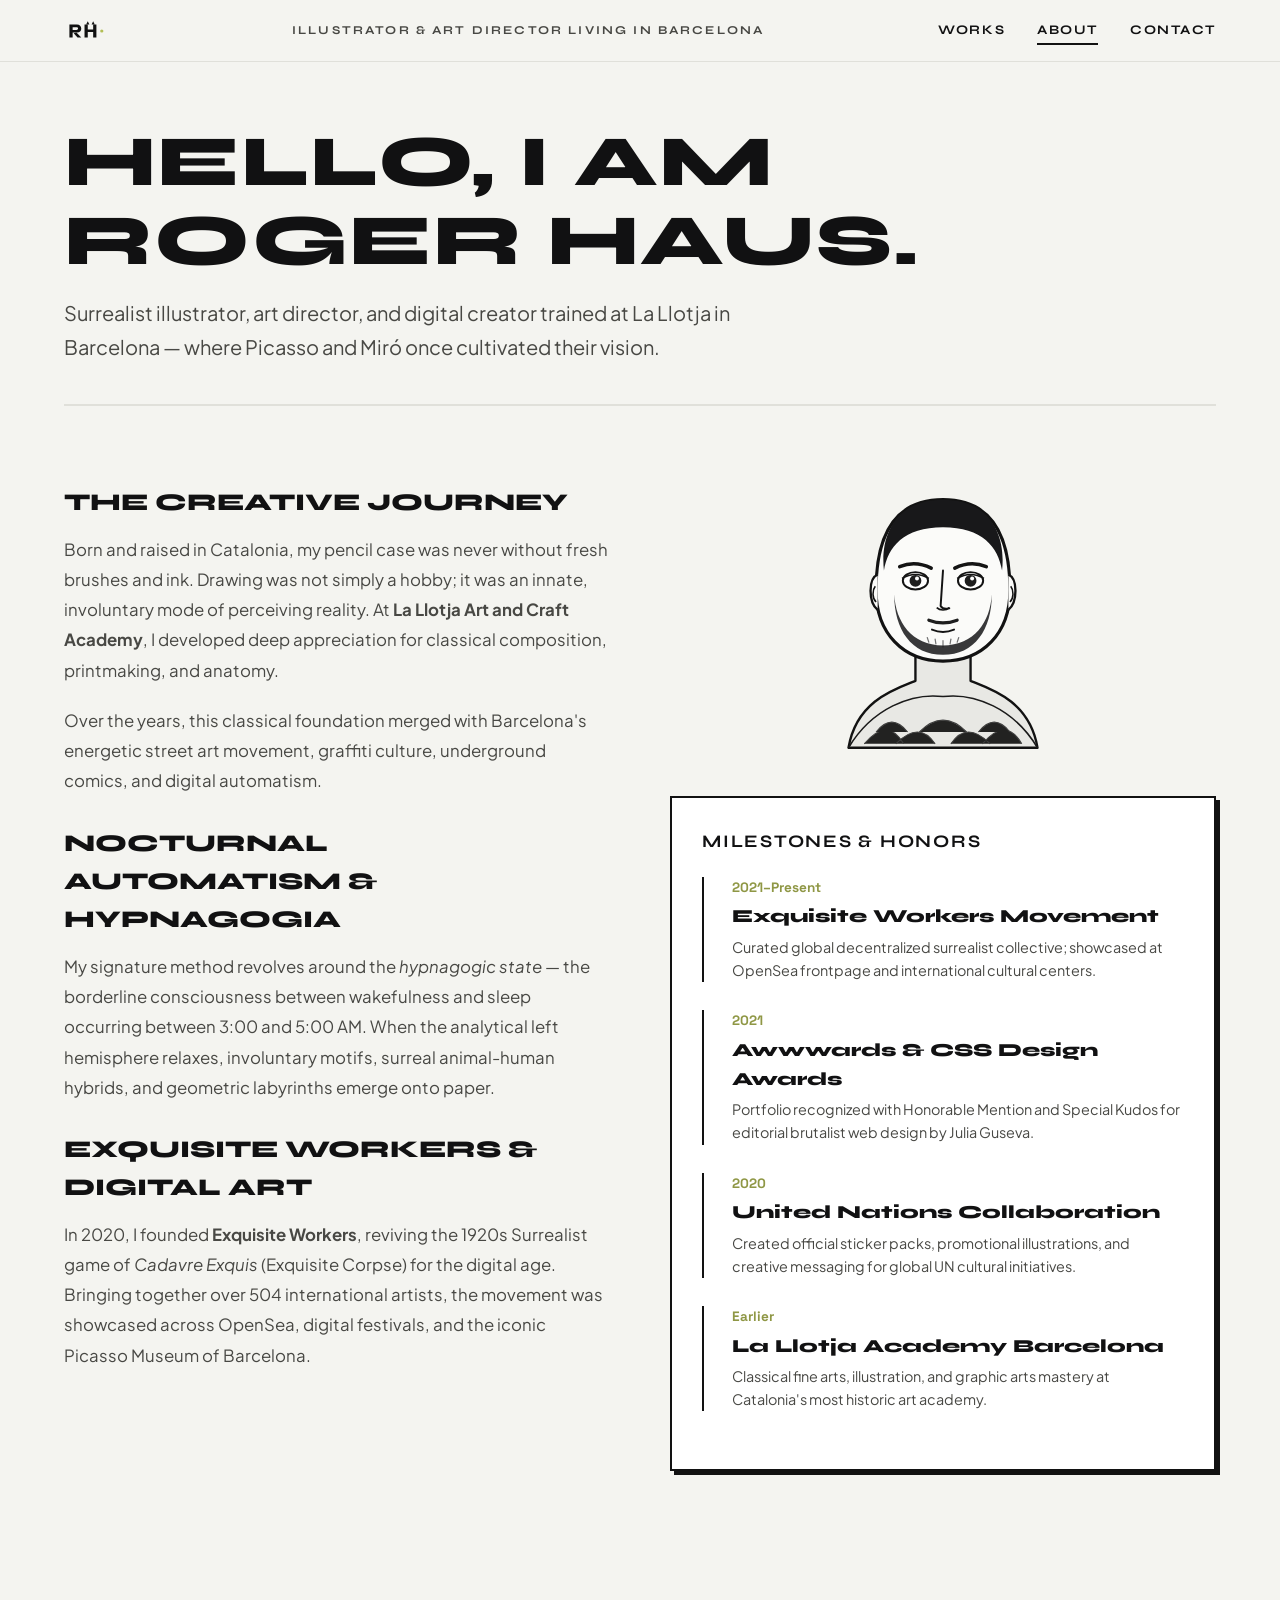
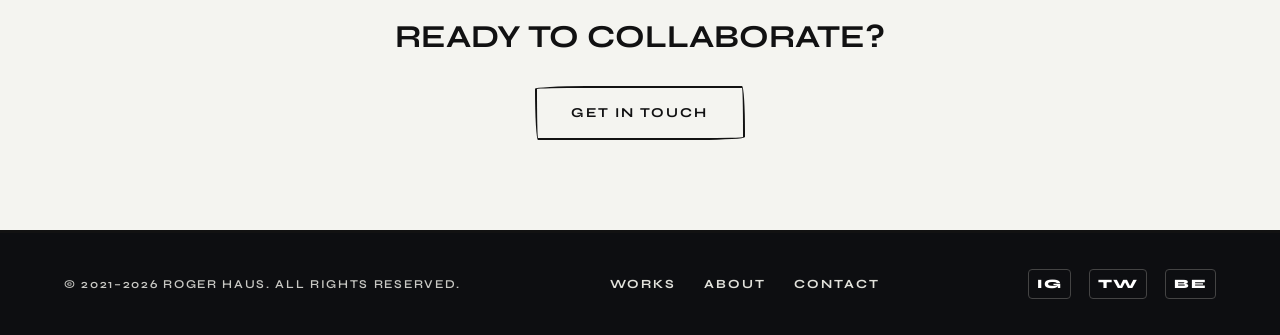
<file: about.html>
<!DOCTYPE html>
<html lang="en">
<head>
  <meta charset="UTF-8">
  <meta name="viewport" content="width=device-width, initial-scale=1.0">
  <title>About Roger Haus — Illustrator, Art Director &amp; AI Pioneer</title>
  <meta name="description" content="Biography and artistic philosophy of Roger Haus. From traditional training at Barcelona's La Llotja to leading Exquisite Workers and creating for the United Nations.">
  <link rel="icon" type="image/svg+xml" href="assets/logo.svg">
  <link rel="stylesheet" href="css/styles.css">
</head>
<body>

  <header class="site-header">
    <div class="container header-inner">
      <a href="index.html" class="header-brand" aria-label="Roger Haus Homepage">
        <img src="assets/logo.svg" alt="Roger Haus Logo" class="logo-icon">
      </a>
      <div class="header-subtitle">
        Illustrator &amp; Art Director Living in Barcelona
      </div>
      <nav class="header-nav">
        <a href="index.html#portfolio" class="nav-link">Works</a>
        <a href="about.html" class="nav-link active">About</a>
        <a href="contact.html" class="nav-link">Contact</a>
      </nav>
      <button class="menu-toggle" aria-label="Toggle Menu">
        <span></span><span></span>
      </button>
    </div>
  </header>

  <div class="mobile-nav" aria-hidden="true">
    <a href="index.html#portfolio" class="nav-link">Works</a>
    <a href="about.html" class="nav-link">About</a>
    <a href="contact.html" class="nav-link">Contact</a>
  </div>

  <main class="container">
    <section class="page-hero">
      <h1 class="page-title">HELLO, I AM ROGER HAUS.</h1>
      <p class="page-lead">
        Surrealist illustrator, art director, and digital creator trained at La Llotja in Barcelona &mdash; where Picasso and Mir&oacute; once cultivated their vision.
      </p>
    </section>

    <div class="about-grid">
      <div class="about-text">
        <h3>The Creative Journey</h3>
        <p>
          Born and raised in Catalonia, my pencil case was never without fresh brushes and ink. Drawing was not simply a hobby; it was an innate, involuntary mode of perceiving reality. At <strong>La Llotja Art and Craft Academy</strong>, I developed deep appreciation for classical composition, printmaking, and anatomy.
        </p>
        <p>
          Over the years, this classical foundation merged with Barcelona's energetic street art movement, graffiti culture, underground comics, and digital automatism.
        </p>

        <h3>Nocturnal Automatism &amp; Hypnagogia</h3>
        <p>
          My signature method revolves around the <em>hypnagogic state</em> &mdash; the borderline consciousness between wakefulness and sleep occurring between 3:00 and 5:00 AM. When the analytical left hemisphere relaxes, involuntary motifs, surreal animal-human hybrids, and geometric labyrinths emerge onto paper.
        </p>

        <h3>Exquisite Workers &amp; Digital Art</h3>
        <p>
          In 2020, I founded <strong>Exquisite Workers</strong>, reviving the 1920s Surrealist game of <em>Cadavre Exquis</em> (Exquisite Corpse) for the digital age. Bringing together over 504 international artists, the movement was showcased across OpenSea, digital festivals, and the iconic Picasso Museum of Barcelona.
        </p>
      </div>

      <div class="about-sidebar">
        <div class="portrait-avatar-box" style="margin: 0 auto 40px; width: 260px; height: 300px;">
          <img src="assets/portrait.svg" alt="Roger Haus Portrait">
        </div>

        <div style="background-color: var(--bg-card); border: 2px solid var(--border-dark); padding: 30px; box-shadow: var(--shadow-sketch);">
          <h4 style="font-family: var(--font-heading); text-transform: uppercase; margin-bottom: 20px; font-size: 1.1rem; letter-spacing: 0.1em;">
            Milestones &amp; Honors
          </h4>
          
          <div class="timeline-item">
            <div class="year">2021&ndash;Present</div>
            <h4>Exquisite Workers Movement</h4>
            <p style="font-size: 0.9rem; color: var(--text-secondary);">
              Curated global decentralized surrealist collective; showcased at OpenSea frontpage and international cultural centers.
            </p>
          </div>

          <div class="timeline-item">
            <div class="year">2021</div>
            <h4>Awwwards &amp; CSS Design Awards</h4>
            <p style="font-size: 0.9rem; color: var(--text-secondary);">
              Portfolio recognized with Honorable Mention and Special Kudos for editorial brutalist web design by Julia Guseva.
            </p>
          </div>

          <div class="timeline-item">
            <div class="year">2020</div>
            <h4>United Nations Collaboration</h4>
            <p style="font-size: 0.9rem; color: var(--text-secondary);">
              Created official sticker packs, promotional illustrations, and creative messaging for global UN cultural initiatives.
            </p>
          </div>

          <div class="timeline-item">
            <div class="year">Earlier</div>
            <h4>La Llotja Academy Barcelona</h4>
            <p style="font-size: 0.9rem; color: var(--text-secondary);">
              Classical fine arts, illustration, and graphic arts mastery at Catalonia's most historic art academy.
            </p>
          </div>
        </div>
      </div>
    </div>

    <!-- Call to action -->
    <div style="text-align: center; padding: 60px 0 90px;">
      <h3 style="font-family: var(--font-heading); font-size: 2rem; margin-bottom: 24px; text-transform: uppercase;">
        Ready to collaborate?
      </h3>
      <a href="contact.html" class="bubble-cta">Get in Touch</a>
    </div>
  </main>

  <footer class="site-footer">
    <div class="container footer-inner">
      <div class="footer-copy">&copy; 2021&ndash;2026 ROGER HAUS. ALL RIGHTS RESERVED.</div>
      <nav class="footer-nav">
        <a href="index.html#portfolio">Works</a>
        <a href="about.html">About</a>
        <a href="contact.html">Contact</a>
      </nav>
      <div class="footer-socials">
        <a href="https://instagram.com/rogerhaus" target="_blank" class="footer-social-link">IG</a>
        <a href="https://twitter.com/rogerhaus" target="_blank" class="footer-social-link">TW</a>
        <a href="https://behance.net/rogerhaus" target="_blank" class="footer-social-link">BE</a>
      </div>
    </div>
  </footer>

  <script src="js/main.js"></script>
</body>
</html>
</file>
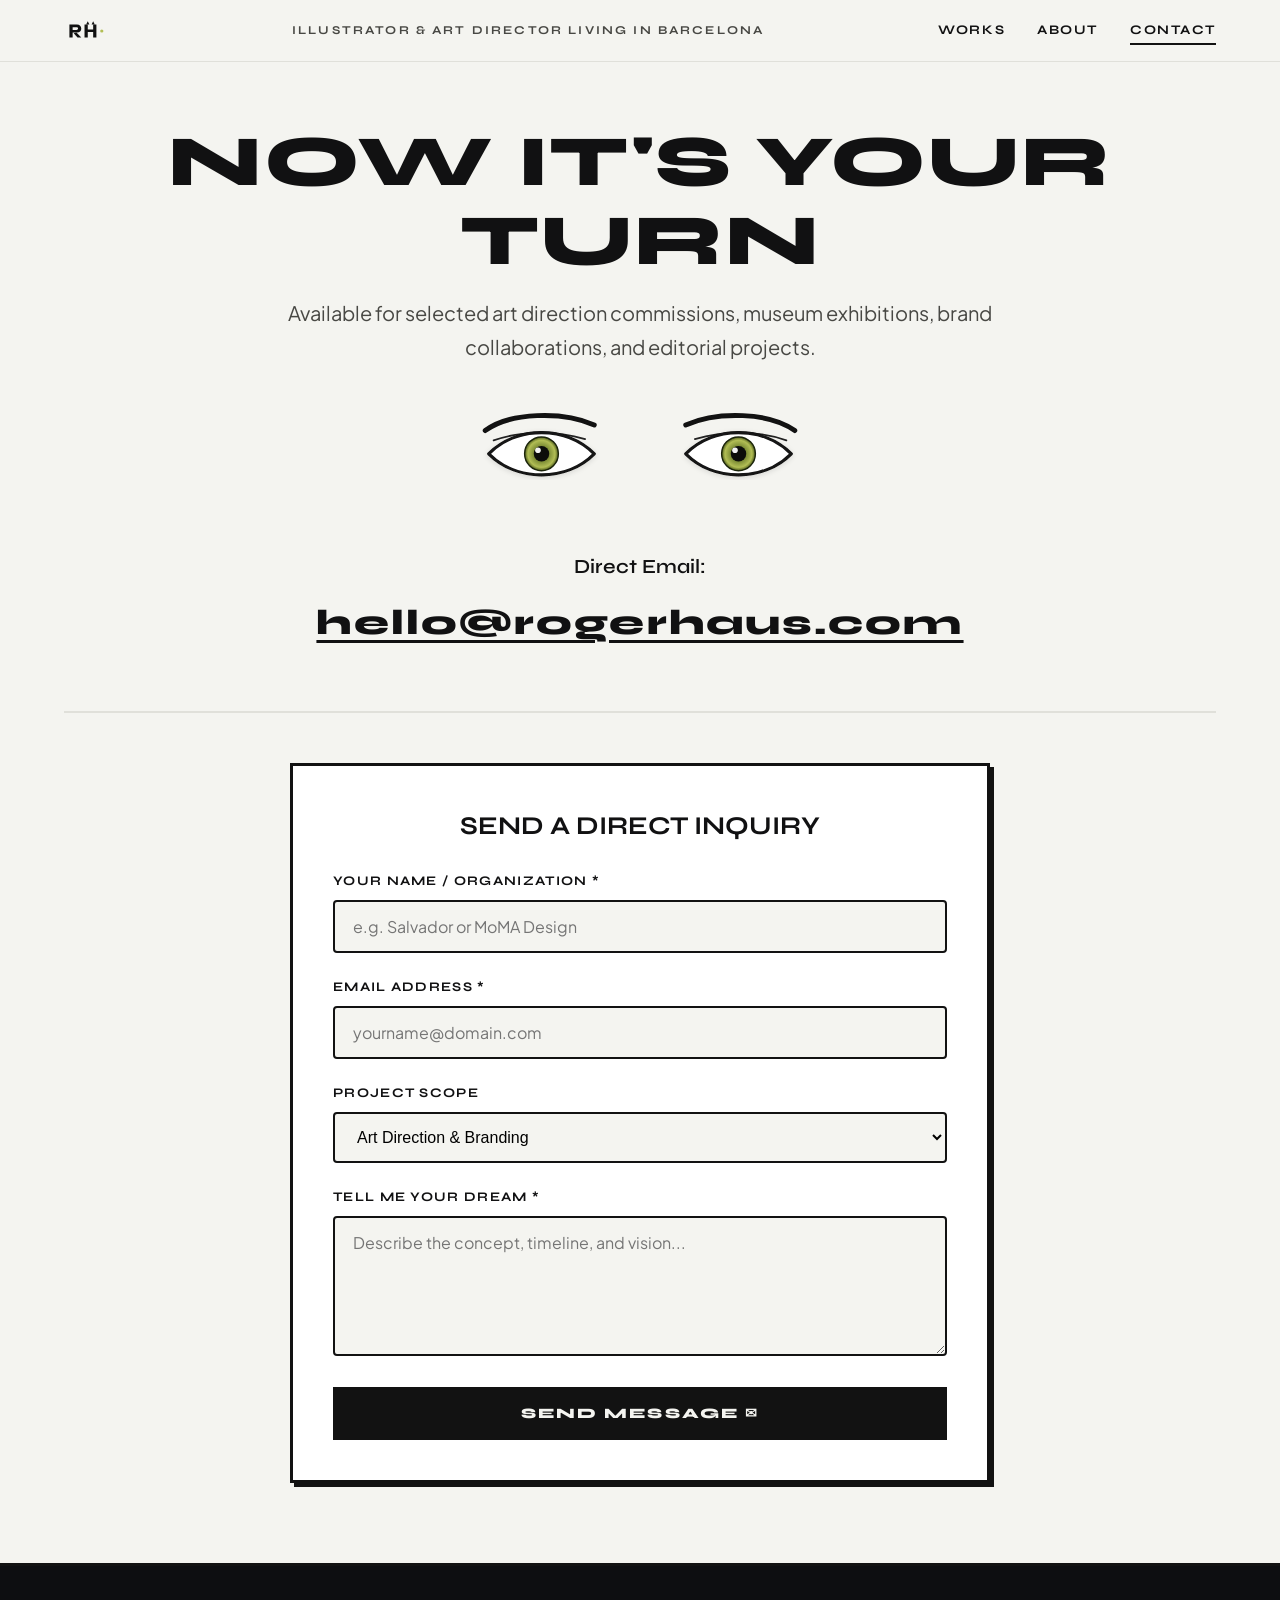
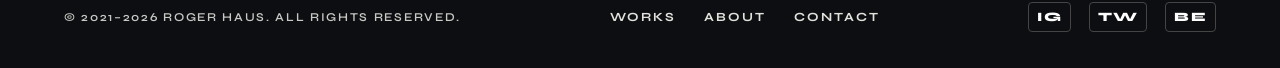
<file: contact.html>
<!DOCTYPE html>
<html lang="en">
<head>
  <meta charset="UTF-8">
  <meta name="viewport" content="width=device-width, initial-scale=1.0">
  <title>Contact &amp; Inquiries — Roger Haus Studio</title>
  <meta name="description" content="Get in touch with Roger Haus for art direction, commercial illustration, gallery exhibitions, licensing, and NFT collaborations.">
  <link rel="icon" type="image/svg+xml" href="assets/logo.svg">
  <link rel="stylesheet" href="css/styles.css">
</head>
<body>

  <header class="site-header">
    <div class="container header-inner">
      <a href="index.html" class="header-brand" aria-label="Roger Haus Homepage">
        <img src="assets/logo.svg" alt="Roger Haus Logo" class="logo-icon">
      </a>
      <div class="header-subtitle">
        Illustrator &amp; Art Director Living in Barcelona
      </div>
      <nav class="header-nav">
        <a href="index.html#portfolio" class="nav-link">Works</a>
        <a href="about.html" class="nav-link">About</a>
        <a href="contact.html" class="nav-link active">Contact</a>
      </nav>
      <button class="menu-toggle" aria-label="Toggle Menu">
        <span></span><span></span>
      </button>
    </div>
  </header>

  <div class="mobile-nav" aria-hidden="true">
    <a href="index.html#portfolio" class="nav-link">Works</a>
    <a href="about.html" class="nav-link">About</a>
    <a href="contact.html" class="nav-link">Contact</a>
  </div>

  <main class="container">
    <section class="page-hero" style="text-align: center;">
      <h1 class="page-title">NOW IT'S YOUR TURN</h1>
      <p class="page-lead" style="margin: 0 auto;">
        Available for selected art direction commissions, museum exhibitions, brand collaborations, and editorial projects.
      </p>

      <!-- Eyes Widget -->
      <div class="eyes-container" style="max-width: 380px; margin: 30px auto;" title="Looking at you">
        <svg xmlns="http://www.w3.org/2000/svg" viewBox="0 0 540 180" width="100%" height="100%" id="hypnotic-eyes">
          <defs>
            <radialGradient id="iris-grad" cx="50%" cy="50%" r="50%">
              <stop offset="0%" stop-color="#2D3B18"/>
              <stop offset="45%" stop-color="#7B8B34"/>
              <stop offset="80%" stop-color="#B2BE55"/>
              <stop offset="100%" stop-color="#4F5D1A"/>
            </radialGradient>
            <filter id="eye-shadow">
              <feDropShadow dx="0" dy="2" stdDeviation="4" flood-opacity="0.12"/>
            </filter>
          </defs>
          <g id="left-eye-group" transform="translate(40, 20)">
            <path d="M 10 32 C 45 6 120 4 165 24" fill="none" stroke="#121212" stroke-width="7" stroke-linecap="round"/>
            <path d="M 22 46 C 60 32 110 32 152 44" fill="none" stroke="#222222" stroke-width="2.5" stroke-linecap="round"/>
            <path d="M 15 65 C 55 25 125 25 165 65 C 125 105 55 105 15 65 Z" fill="#FFFFFF" stroke="#121212" stroke-width="4.5" stroke-linejoin="round" filter="url(#eye-shadow)"/>
            <g id="left-iris" transform="translate(90, 65)">
              <circle cx="0" cy="0" r="24" fill="url(#iris-grad)" stroke="#1B240B" stroke-width="2"/>
              <circle cx="0" cy="0" r="11" fill="#0C0D0A"/>
              <circle cx="-5" cy="-5" r="4" fill="#FFFFFF" opacity="0.95"/>
            </g>
          </g>
          <g id="right-eye-group" transform="translate(320, 20)">
            <path d="M 15 24 C 60 4 135 6 170 32" fill="none" stroke="#121212" stroke-width="7" stroke-linecap="round"/>
            <path d="M 28 44 C 70 32 120 32 158 46" fill="none" stroke="#222222" stroke-width="2.5" stroke-linecap="round"/>
            <path d="M 15 65 C 55 25 125 25 165 65 C 125 105 55 105 15 65 Z" fill="#FFFFFF" stroke="#121212" stroke-width="4.5" stroke-linejoin="round" filter="url(#eye-shadow)"/>
            <g id="right-iris" transform="translate(90, 65)">
              <circle cx="0" cy="0" r="24" fill="url(#iris-grad)" stroke="#1B240B" stroke-width="2"/>
              <circle cx="0" cy="0" r="11" fill="#0C0D0A"/>
              <circle cx="-5" cy="-5" r="4" fill="#FFFFFF" opacity="0.95"/>
            </g>
          </g>
        </svg>
      </div>

      <div style="margin-bottom: 20px;">
        <p style="font-family: var(--font-heading); font-size: 1.25rem; font-weight: 600; margin-bottom: 12px;">
          Direct Email:
        </p>
        <a href="mailto:hello@rogerhaus.com" class="contact-email-link">hello@rogerhaus.com</a>
      </div>
    </section>

    <!-- Interactive Commission Inquiry Form -->
    <div class="contact-form-wrap">
      <h3 style="font-family: var(--font-heading); font-size: 1.6rem; text-transform: uppercase; margin-bottom: 24px; text-align: center;">
        Send a Direct Inquiry
      </h3>
      <form id="inquiry-form" onsubmit="event.preventDefault(); alert('Thank you! Your dream message has been sent to Roger Haus studio.'); this.reset();">
        <div class="form-group">
          <label class="form-label" for="sender-name">Your Name / Organization *</label>
          <input type="text" id="sender-name" class="form-control" placeholder="e.g. Salvador or MoMA Design" required>
        </div>

        <div class="form-group">
          <label class="form-label" for="sender-email">Email Address *</label>
          <input type="email" id="sender-email" class="form-control" placeholder="yourname@domain.com" required>
        </div>

        <div class="form-group">
          <label class="form-label" for="project-type">Project Scope</label>
          <select id="project-type" class="form-control">
            <option value="art-direction">Art Direction &amp; Branding</option>
            <option value="editorial">Editorial Illustration / Book Cover</option>
            <option value="nft">NFT Collection / Web3 Surrealism</option>
            <option value="exhibition">Gallery Exhibition / Acquisition</option>
            <option value="other">Other Involuntary Dream Inquiries</option>
          </select>
        </div>

        <div class="form-group">
          <label class="form-label" for="project-msg">Tell Me Your Dream *</label>
          <textarea id="project-msg" class="form-control" placeholder="Describe the concept, timeline, and vision..." required></textarea>
        </div>

        <button type="submit" class="submit-btn" style="width: 100%;">
          Send Message &#9993;
        </button>
      </form>
    </div>
  </main>

  <footer class="site-footer">
    <div class="container footer-inner">
      <div class="footer-copy">&copy; 2021&ndash;2026 ROGER HAUS. ALL RIGHTS RESERVED.</div>
      <nav class="footer-nav">
        <a href="index.html#portfolio">Works</a>
        <a href="about.html">About</a>
        <a href="contact.html">Contact</a>
      </nav>
      <div class="footer-socials">
        <a href="https://instagram.com/rogerhaus" target="_blank" class="footer-social-link">IG</a>
        <a href="https://twitter.com/rogerhaus" target="_blank" class="footer-social-link">TW</a>
        <a href="https://behance.net/rogerhaus" target="_blank" class="footer-social-link">BE</a>
      </div>
    </div>
  </footer>

  <script src="js/main.js"></script>
</body>
</html>
</file>
<file: css/styles.css>
/* ==========================================================================
   ROGER HAUS — ILLUSTRATOR & ART DIRECTOR PORTFOLIO (FIGMA 0:1)
   Design System & Master Stylesheet
   ========================================================================== */

@import url('https://fonts.googleapis.com/css2?family=Plus+Jakarta+Sans:wght@300;400;500;600;700;800&family=Syne:wght@400;500;600;700;800&family=Space+Grotesk:wght@400;500;600;700&display=swap');

:root {
  --bg-primary: #F4F4F0;
  --bg-secondary: #EBEBE6;
  --bg-card: #FFFFFF;
  --bg-dark: #0D0E11;
  --bg-dark-card: #141519;

  --text-primary: #111112;
  --text-secondary: #484844;
  --text-muted: #7A7A74;
  --text-light: #F4F4F0;

  --accent-sage: #B9B47E;
  --accent-sage-light: #D4D0A8;
  --accent-olive: #8F9745;
  --accent-gold: #E8B931;
  --accent-red: #D84A4A;

  --border-dark: #121212;
  --border-light: #E0E0DA;
  --border-muted: #CFCFC8;

  --font-main: 'Plus Jakarta Sans', -apple-system, BlinkMacSystemFont, sans-serif;
  --font-heading: 'Syne', 'Space Grotesk', sans-serif;
  --font-mono: 'Space Grotesk', monospace;

  --container-max: 1200px;
  --transition-fast: 0.2s cubic-bezier(0.16, 1, 0.3, 1);
  --transition-smooth: 0.35s cubic-bezier(0.16, 1, 0.3, 1);

  --shadow-sketch: 4px 4px 0px #121212;
  --shadow-sketch-hover: 7px 7px 0px #121212;
}

/* Reset & Global Base */
*, *::before, *::after {
  box-sizing: border-box;
  margin: 0;
  padding: 0;
}

html {
  font-size: 16px;
  scroll-behavior: smooth;
  -webkit-font-smoothing: antialiased;
  -moz-osx-font-smoothing: grayscale;
}

body {
  background-color: var(--bg-primary);
  color: var(--text-primary);
  font-family: var(--font-main);
  line-height: 1.6;
  overflow-x: hidden;
  position: relative;
  selection-background-color: var(--text-primary);
  selection-color: var(--bg-primary);
}

::selection {
  background-color: var(--text-primary);
  color: var(--bg-primary);
}

a {
  color: inherit;
  text-decoration: none;
  transition: color var(--transition-fast), opacity var(--transition-fast);
}

img, svg {
  display: block;
  max-width: 100%;
}

button, input, textarea {
  font-family: inherit;
  color: inherit;
}

.container {
  width: 100%;
  max-width: var(--container-max);
  margin-left: auto;
  margin-right: auto;
  padding-left: 24px;
  padding-right: 24px;
}

/* ==========================================================================
   HEADER & NAVIGATION
   ========================================================================== */
.site-header {
  position: sticky;
  top: 0;
  z-index: 100;
  background-color: rgba(244, 244, 240, 0.95);
  backdrop-filter: blur(12px);
  -webkit-backdrop-filter: blur(12px);
  border-bottom: 1.5px solid var(--border-light);
  padding: 16px 0;
  transition: all var(--transition-smooth);
}

.site-header.scrolled {
  padding: 12px 0;
  box-shadow: 0 4px 20px rgba(0, 0, 0, 0.04);
}

.header-inner {
  display: flex;
  align-items: center;
  justify-content: space-between;
}

.header-brand {
  display: flex;
  align-items: center;
  gap: 12px;
}

.header-brand .logo-icon {
  width: 54px;
  height: 24px;
}

.header-subtitle {
  font-family: var(--font-heading);
  font-size: 0.75rem;
  letter-spacing: 0.18em;
  font-weight: 700;
  text-transform: uppercase;
  color: var(--text-secondary);
  text-align: center;
}

.header-nav {
  display: flex;
  align-items: center;
  gap: 32px;
}

.nav-link {
  font-family: var(--font-heading);
  font-size: 0.82rem;
  font-weight: 700;
  letter-spacing: 0.12em;
  text-transform: uppercase;
  position: relative;
  padding: 4px 0;
}

.nav-link::after {
  content: '';
  position: absolute;
  bottom: 0;
  left: 0;
  width: 0%;
  height: 2px;
  background-color: var(--border-dark);
  transition: width var(--transition-fast);
}

.nav-link:hover::after,
.nav-link.active::after {
  width: 100%;
}

/* Hamburger toggle */
.menu-toggle {
  display: none;
  background: none;
  border: none;
  cursor: pointer;
  padding: 8px;
  width: 40px;
  height: 32px;
  flex-direction: column;
  justify-content: space-around;
  align-items: flex-end;
}

.menu-toggle span {
  display: block;
  height: 2.5px;
  background-color: var(--border-dark);
  border-radius: 2px;
  transition: all var(--transition-fast);
}

.menu-toggle span:first-child {
  width: 28px;
}

.menu-toggle span:last-child {
  width: 18px;
}

.menu-toggle.open span:first-child {
  transform: rotate(45deg) translate(6px, 6px);
  width: 26px;
}

.menu-toggle.open span:last-child {
  transform: rotate(-45deg) translate(5px, -5px);
  width: 26px;
}

/* Mobile Nav Drawer */
.mobile-nav {
  position: fixed;
  top: 68px;
  left: 0;
  width: 100%;
  height: calc(100vh - 68px);
  background-color: var(--bg-primary);
  border-top: 2px solid var(--border-dark);
  padding: 40px 24px;
  display: flex;
  flex-direction: column;
  gap: 28px;
  transform: translateY(-110%);
  opacity: 0;
  pointer-events: none;
  transition: all var(--transition-smooth);
  z-index: 99;
}

.mobile-nav.open {
  transform: translateY(0);
  opacity: 1;
  pointer-events: auto;
}

.mobile-nav .nav-link {
  font-size: 1.5rem;
  letter-spacing: 0.08em;
}

/* ==========================================================================
   HERO SECTION (BIG TYPOGRAPHY & CADAVRE EXQUIS ARTWORK)
   ========================================================================== */
.hero-section {
  padding: 30px 0 60px;
  position: relative;
}

.hero-title-wrap {
  text-align: center;
  margin-bottom: 24px;
  user-select: none;
}

.hero-title {
  font-family: var(--font-heading);
  font-size: clamp(3.2rem, 11vw, 8.8rem);
  font-weight: 800;
  line-height: 0.95;
  letter-spacing: 0.02em;
  text-transform: uppercase;
  color: var(--text-primary);
  display: inline-flex;
  align-items: center;
  justify-content: center;
  flex-wrap: wrap;
  gap: 0.15em;
}

/* Stylized letter 'O' with crescent overlay and letter 'U' with tint */
.hero-title .letter-o {
  position: relative;
  display: inline-block;
}

.hero-title .letter-o::before {
  content: '';
  position: absolute;
  top: 10%;
  left: 10%;
  width: 80%;
  height: 80%;
  border-radius: 50%;
  background-color: var(--accent-sage);
  opacity: 0.55;
  z-index: -1;
  transform: scale(0.92);
}

.hero-title .letter-u {
  position: relative;
  display: inline-block;
}

.hero-title .letter-u::after {
  content: '';
  position: absolute;
  bottom: 8%;
  left: 12%;
  width: 76%;
  height: 35%;
  background-color: var(--accent-sage-light);
  opacity: 0.7;
  z-index: -1;
  border-radius: 0 0 40px 40px;
}

/* Hero Canvas & Illustration Frame */
.hero-artwork-frame {
  position: relative;
  width: 100%;
  max-width: 1100px;
  margin: 0 auto;
  border: 3px solid var(--border-dark);
  background-color: var(--bg-card);
  box-shadow: var(--shadow-sketch);
  overflow: hidden;
  transition: transform var(--transition-fast), box-shadow var(--transition-fast);
}

.hero-artwork-frame:hover {
  transform: translate(-2px, -2px);
  box-shadow: var(--shadow-sketch-hover);
}

.hero-artwork-frame img {
  width: 100%;
  height: auto;
  aspect-ratio: 12 / 5;
  object-fit: cover;
  filter: contrast(1.05);
}

/* Floating "DROP YOUR LETTER ✉" Pill */
.floating-sticker {
  position: absolute;
  bottom: 24px;
  right: 28px;
  z-index: 10;
  display: inline-flex;
  align-items: center;
  gap: 8px;
  background-color: var(--accent-sage);
  color: #1A1A1A;
  font-family: var(--font-heading);
  font-size: 0.78rem;
  font-weight: 700;
  letter-spacing: 0.12em;
  text-transform: uppercase;
  padding: 9px 18px;
  border-radius: 999px;
  border: 2px solid var(--border-dark);
  box-shadow: 2px 2px 0px var(--border-dark);
  cursor: pointer;
  transition: all var(--transition-fast);
}

.floating-sticker:hover {
  background-color: var(--accent-sage-light);
  transform: scale(1.05) rotate(-2deg);
  box-shadow: 4px 4px 0px var(--border-dark);
}

.floating-sticker .envelope-icon {
  font-size: 1rem;
}

/* ==========================================================================
   "HELLO, HELLO!" INTRO SECTION
   ========================================================================== */
.intro-section {
  padding: 60px 0 80px;
  text-align: center;
}

.intro-content {
  max-width: 780px;
  margin: 0 auto;
}

.section-heading-sm {
  font-family: var(--font-heading);
  font-size: clamp(2rem, 5vw, 3.2rem);
  font-weight: 800;
  letter-spacing: 0.05em;
  text-transform: uppercase;
  margin-bottom: 28px;
  color: var(--text-primary);
}

.intro-bio {
  font-size: clamp(1.05rem, 2vw, 1.35rem);
  line-height: 1.8;
  color: var(--text-primary);
  font-weight: 500;
  margin-bottom: 36px;
}

.intro-bio strong {
  font-weight: 700;
  color: var(--border-dark);
  text-decoration: underline;
  text-decoration-thickness: 1.5px;
  text-underline-offset: 3px;
}

.bio-tag {
  display: inline-block;
  padding: 0 4px;
  background-color: var(--accent-sage-light);
  border-radius: 3px;
}

/* Handdrawn Doodle CTA Buttons */
.bubble-cta {
  display: inline-flex;
  align-items: center;
  justify-content: center;
  background: transparent;
  color: var(--text-primary);
  font-family: var(--font-heading);
  font-size: 0.85rem;
  font-weight: 700;
  letter-spacing: 0.16em;
  text-transform: uppercase;
  padding: 14px 34px;
  border: 2px solid var(--border-dark);
  border-radius: 255px 15px 225px 15px / 15px 225px 15px 255px;
  cursor: pointer;
  position: relative;
  transition: all var(--transition-fast);
  box-shadow: 2px 2px 0px transparent;
}

.bubble-cta:hover {
  background-color: var(--text-primary);
  color: var(--bg-primary);
  border-color: var(--border-dark);
  box-shadow: 4px 4px 0px rgba(0, 0, 0, 0.2);
  transform: rotate(-1deg) scale(1.03);
}

/* ==========================================================================
   "BY THE WAY, IT'S ME" SECTION (PORTRAIT SPLIT)
   ========================================================================== */
.portrait-section {
  padding: 40px 0 70px;
  text-align: center;
}

.portrait-split-wrap {
  display: flex;
  align-items: center;
  justify-content: center;
  gap: 24px;
  max-width: 900px;
  margin: 0 auto;
}

.split-text {
  font-family: var(--font-heading);
  font-size: clamp(2.4rem, 6.5vw, 5rem);
  font-weight: 800;
  line-height: 1.05;
  text-transform: uppercase;
  letter-spacing: 0.04em;
  color: var(--text-primary);
}

.split-text.left {
  text-align: right;
  flex: 1;
}

.split-text.right {
  text-align: left;
  flex: 1;
}

.portrait-avatar-box {
  width: 220px;
  height: 250px;
  flex-shrink: 0;
  position: relative;
  transition: transform var(--transition-fast);
}

.portrait-avatar-box:hover {
  transform: scale(1.05) rotate(1deg);
}

.portrait-avatar-box img,
.portrait-avatar-box svg {
  width: 100%;
  height: 100%;
  object-fit: contain;
}

/* Sub-label under portrait */
.section-meta-divider {
  display: flex;
  align-items: center;
  justify-content: center;
  gap: 16px;
  margin-top: 40px;
  margin-bottom: 20px;
}

.section-meta-divider span {
  font-family: var(--font-heading);
  font-size: 0.76rem;
  letter-spacing: 0.24em;
  font-weight: 700;
  text-transform: uppercase;
  color: var(--text-secondary);
}

.section-meta-divider::before,
.section-meta-divider::after {
  content: '';
  width: 40px;
  height: 1.5px;
  background-color: var(--border-dark);
}

/* ==========================================================================
   SELECTED WORKS & PORTFOLIO SHOWCASE
   ========================================================================== */
.portfolio-section {
  padding: 40px 0 90px;
}

/* Filter Bar */
.portfolio-filters {
  display: flex;
  align-items: center;
  justify-content: center;
  flex-wrap: wrap;
  gap: 12px;
  margin-bottom: 48px;
}

.filter-btn {
  background: none;
  border: none;
  font-family: var(--font-heading);
  font-size: 0.8rem;
  font-weight: 700;
  letter-spacing: 0.14em;
  text-transform: uppercase;
  padding: 6px 14px;
  cursor: pointer;
  color: var(--text-secondary);
  border-radius: 999px;
  transition: all var(--transition-fast);
}

.filter-btn:hover {
  color: var(--text-primary);
  background-color: var(--bg-secondary);
}

.filter-btn.active {
  color: var(--bg-primary);
  background-color: var(--border-dark);
}

/* Portfolio Grid */
.portfolio-grid {
  display: flex;
  flex-direction: column;
  gap: 50px;
  max-width: 1100px;
  margin: 0 auto;
}

/* Card 1: Wide Exquisite Workers Card */
.work-card {
  position: relative;
  border: 3px solid var(--border-dark);
  background-color: var(--bg-card);
  box-shadow: var(--shadow-sketch);
  transition: transform var(--transition-fast), box-shadow var(--transition-fast);
  cursor: pointer;
  overflow: hidden;
}

.work-card:hover {
  transform: translate(-3px, -3px);
  box-shadow: var(--shadow-sketch-hover);
}

.work-card-media {
  position: relative;
  overflow: hidden;
  background-color: #0E0E10;
}

.work-card-media img {
  width: 100%;
  height: auto;
  transition: transform var(--transition-smooth);
}

.work-card:hover .work-card-media img {
  transform: scale(1.02);
}

.work-card-meta {
  padding: 16px 20px;
  display: flex;
  align-items: center;
  justify-content: space-between;
  border-top: 2px solid var(--border-dark);
  background-color: var(--bg-card);
}

.work-card-meta .title {
  font-family: var(--font-heading);
  font-size: 0.95rem;
  font-weight: 800;
  letter-spacing: 0.1em;
  text-transform: uppercase;
  color: var(--text-primary);
}

.work-card-meta .subtitle {
  font-family: var(--font-mono);
  font-size: 0.78rem;
  font-weight: 600;
  letter-spacing: 0.08em;
  color: var(--text-secondary);
  text-transform: uppercase;
}

/* 2-Column Staggered Grid for Lotus Goddess & Cosmic Steed */
.work-row-split {
  display: grid;
  grid-template-columns: 1fr 1fr;
  gap: 40px;
  align-items: start;
}

.work-row-split .stagger-right {
  margin-top: 50px;
}

/* Full Width Large Card (Hypnagogia Large) */
.work-card.full-width .work-card-media img {
  aspect-ratio: 12 / 6;
  object-fit: cover;
}

/* Editorial Manifesto Quote Breakout */
.manifesto-quote-box {
  padding: 60px 30px;
  text-align: center;
  max-width: 880px;
  margin: 30px auto;
  position: relative;
}

.manifesto-quote {
  font-family: var(--font-heading);
  font-size: clamp(1.4rem, 3.2vw, 2.25rem);
  font-weight: 700;
  line-height: 1.45;
  color: var(--text-primary);
  letter-spacing: 0.02em;
}

.manifesto-quote mark {
  background-color: var(--accent-sage-light);
  color: inherit;
  padding: 0 4px;
}

/* Staggered Row 2: Art Book & Comic Strip */
.work-row-split.row-2 {
  align-items: center;
}

.portfolio-footer-cta {
  text-align: center;
  margin-top: 50px;
}

/* ==========================================================================
   "NOW IT'S YOUR TURN" CONTACT SECTION & INTERACTIVE EYES
   ========================================================================== */
.contact-hero-section {
  padding: 80px 0 100px;
  text-align: center;
  background-color: var(--bg-primary);
}

.eyes-container {
  max-width: 440px;
  margin: 30px auto 36px;
  position: relative;
  cursor: pointer;
  transition: transform var(--transition-fast);
}

.eyes-container:hover {
  transform: scale(1.03);
}

.eyes-container svg {
  width: 100%;
  height: auto;
}

.contact-callout-text {
  font-family: var(--font-heading);
  font-size: clamp(1.15rem, 2.4vw, 1.6rem);
  font-weight: 600;
  color: var(--text-primary);
  margin-bottom: 24px;
  letter-spacing: 0.02em;
}

.contact-email-link {
  display: inline-block;
  font-family: var(--font-heading);
  font-size: clamp(1.3rem, 3.4vw, 2.2rem);
  font-weight: 800;
  letter-spacing: 0.06em;
  color: var(--text-primary);
  text-decoration: underline;
  text-decoration-thickness: 3px;
  text-underline-offset: 6px;
  transition: all var(--transition-fast);
  cursor: pointer;
}

.contact-email-link:hover {
  color: var(--accent-olive);
  text-decoration-color: var(--accent-olive);
  transform: translateY(-2px);
}

/* Copy Toast */
.copy-toast {
  position: fixed;
  bottom: 30px;
  left: 50%;
  transform: translateX(-50%) translateY(100px);
  background-color: var(--border-dark);
  color: var(--bg-primary);
  padding: 12px 24px;
  border-radius: 999px;
  font-family: var(--font-heading);
  font-size: 0.85rem;
  font-weight: 700;
  letter-spacing: 0.08em;
  z-index: 1000;
  opacity: 0;
  pointer-events: none;
  transition: all var(--transition-smooth);
}

.copy-toast.show {
  transform: translateX(-50%) translateY(0);
  opacity: 1;
}

/* ==========================================================================
   FOOTER
   ========================================================================== */
.site-footer {
  background-color: var(--bg-dark);
  color: #C8C8C4;
  padding: 36px 0;
  border-top: 3px solid var(--border-dark);
}

.footer-inner {
  display: flex;
  align-items: center;
  justify-content: space-between;
  flex-wrap: wrap;
  gap: 20px;
}

.footer-copy {
  font-family: var(--font-heading);
  font-size: 0.75rem;
  font-weight: 600;
  letter-spacing: 0.14em;
  text-transform: uppercase;
}

.footer-nav {
  display: flex;
  align-items: center;
  gap: 28px;
}

.footer-nav a {
  font-family: var(--font-heading);
  font-size: 0.78rem;
  font-weight: 700;
  letter-spacing: 0.16em;
  text-transform: uppercase;
  color: #E2E2DC;
}

.footer-nav a:hover {
  color: var(--accent-sage);
}

.footer-socials {
  display: flex;
  align-items: center;
  gap: 18px;
}

.footer-social-link {
  font-family: var(--font-heading);
  font-size: 0.8rem;
  font-weight: 800;
  letter-spacing: 0.1em;
  padding: 4px 8px;
  border: 1px solid #444;
  border-radius: 4px;
  color: #FFFFFF;
  transition: all var(--transition-fast);
}

.footer-social-link:hover {
  background-color: #FFFFFF;
  color: var(--bg-dark);
  border-color: #FFFFFF;
}

/* ==========================================================================
   LIGHTBOX MODAL FOR ARTWORKS
   ========================================================================== */
.modal-overlay {
  position: fixed;
  inset: 0;
  background-color: rgba(14, 15, 17, 0.92);
  backdrop-filter: blur(10px);
  -webkit-backdrop-filter: blur(10px);
  z-index: 1000;
  display: flex;
  align-items: center;
  justify-content: center;
  padding: 30px;
  opacity: 0;
  pointer-events: none;
  transition: opacity var(--transition-smooth);
}

.modal-overlay.open {
  opacity: 1;
  pointer-events: auto;
}

.modal-card {
  background-color: var(--bg-card);
  border: 3px solid var(--border-dark);
  box-shadow: 10px 10px 0px rgba(0, 0, 0, 0.8);
  max-width: 900px;
  width: 100%;
  max-height: 90vh;
  overflow-y: auto;
  position: relative;
  transform: translateY(20px);
  transition: transform var(--transition-smooth);
}

.modal-overlay.open .modal-card {
  transform: translateY(0);
}

.modal-close-btn {
  position: absolute;
  top: 16px;
  right: 16px;
  z-index: 10;
  background-color: var(--bg-primary);
  border: 2px solid var(--border-dark);
  width: 40px;
  height: 40px;
  border-radius: 50%;
  font-size: 1.2rem;
  font-weight: 700;
  cursor: pointer;
  display: flex;
  align-items: center;
  justify-content: center;
  transition: all var(--transition-fast);
}

.modal-close-btn:hover {
  background-color: var(--border-dark);
  color: var(--bg-primary);
}

.modal-media img {
  width: 100%;
  max-height: 550px;
  object-fit: contain;
  background-color: #0E0E10;
}

.modal-body {
  padding: 28px 32px;
}

.modal-title {
  font-family: var(--font-heading);
  font-size: 1.75rem;
  font-weight: 800;
  text-transform: uppercase;
  letter-spacing: 0.04em;
  margin-bottom: 12px;
}

.modal-tags {
  display: flex;
  gap: 8px;
  margin-bottom: 16px;
  flex-wrap: wrap;
}

.modal-tag {
  background-color: var(--accent-sage-light);
  border: 1px solid var(--border-dark);
  padding: 4px 10px;
  border-radius: 999px;
  font-family: var(--font-heading);
  font-size: 0.72rem;
  font-weight: 700;
  text-transform: uppercase;
}

.modal-description {
  font-size: 1rem;
  line-height: 1.7;
  color: var(--text-secondary);
}

/* ==========================================================================
   ABOUT & WORKS & CONTACT INNER PAGES
   ========================================================================== */
.page-hero {
  padding: 60px 0 40px;
  border-bottom: 2px solid var(--border-light);
  margin-bottom: 50px;
}

.page-title {
  font-family: var(--font-heading);
  font-size: clamp(2.5rem, 6vw, 4.5rem);
  font-weight: 800;
  text-transform: uppercase;
  letter-spacing: 0.02em;
  line-height: 1.1;
  margin-bottom: 16px;
}

.page-lead {
  font-size: 1.25rem;
  max-width: 760px;
  color: var(--text-secondary);
  line-height: 1.7;
}

.about-grid {
  display: grid;
  grid-template-columns: 1fr 1fr;
  gap: 60px;
  margin-bottom: 80px;
  align-items: start;
}

.about-text h3 {
  font-family: var(--font-heading);
  font-size: 1.5rem;
  font-weight: 800;
  text-transform: uppercase;
  margin: 28px 0 12px;
}

.about-text p {
  margin-bottom: 20px;
  font-size: 1.05rem;
  line-height: 1.8;
  color: var(--text-secondary);
}

.timeline-item {
  position: relative;
  padding-left: 28px;
  margin-bottom: 28px;
  border-left: 2px solid var(--border-dark);
}

.timeline-item .year {
  font-family: var(--font-mono);
  font-size: 0.85rem;
  font-weight: 700;
  color: var(--accent-olive);
}

.timeline-item h4 {
  font-family: var(--font-heading);
  font-size: 1.15rem;
  font-weight: 800;
  margin: 4px 0;
}

/* Contact Page Form */
.contact-form-wrap {
  max-width: 700px;
  margin: 0 auto 80px;
  background-color: var(--bg-card);
  border: 3px solid var(--border-dark);
  box-shadow: var(--shadow-sketch);
  padding: 40px;
}

.form-group {
  margin-bottom: 24px;
}

.form-label {
  display: block;
  font-family: var(--font-heading);
  font-size: 0.82rem;
  font-weight: 700;
  letter-spacing: 0.1em;
  text-transform: uppercase;
  margin-bottom: 8px;
}

.form-control {
  width: 100%;
  padding: 14px 18px;
  border: 2px solid var(--border-dark);
  background-color: var(--bg-primary);
  font-size: 1rem;
  border-radius: 4px;
  outline: none;
  transition: all var(--transition-fast);
}

.form-control:focus {
  background-color: #FFFFFF;
  box-shadow: 3px 3px 0px var(--border-dark);
}

textarea.form-control {
  min-height: 140px;
  resize: vertical;
}

.submit-btn {
  background-color: var(--border-dark);
  color: var(--bg-primary);
  border: 2px solid var(--border-dark);
  padding: 16px 36px;
  font-family: var(--font-heading);
  font-size: 0.9rem;
  font-weight: 800;
  letter-spacing: 0.14em;
  text-transform: uppercase;
  cursor: pointer;
  transition: all var(--transition-fast);
}

.submit-btn:hover {
  background-color: var(--accent-olive);
  border-color: var(--accent-olive);
  color: #FFFFFF;
  transform: translate(-2px, -2px);
  box-shadow: 4px 4px 0px var(--border-dark);
}

/* ==========================================================================
   RESPONSIVE BREAKPOINTS
   ========================================================================== */
@media (max-width: 992px) {
  .header-subtitle {
    display: none;
  }
  .portrait-split-wrap {
    flex-direction: column;
    gap: 20px;
  }
  .split-text.left,
  .split-text.right {
    text-align: center;
  }
  .about-grid {
    grid-template-columns: 1fr;
    gap: 40px;
  }
}

@media (max-width: 768px) {
  .header-nav {
    display: none;
  }
  .menu-toggle {
    display: flex;
  }
  .hero-artwork-frame img {
    aspect-ratio: 16 / 9;
  }
  .floating-sticker {
    bottom: 12px;
    right: 12px;
    padding: 6px 12px;
    font-size: 0.7rem;
  }
  .work-row-split {
    grid-template-columns: 1fr;
    gap: 30px;
  }
  .work-row-split .stagger-right {
    margin-top: 0;
  }
  .footer-inner {
    flex-direction: column;
    text-align: center;
    gap: 24px;
  }
  .contact-form-wrap {
    padding: 24px;
  }
}
</file>
